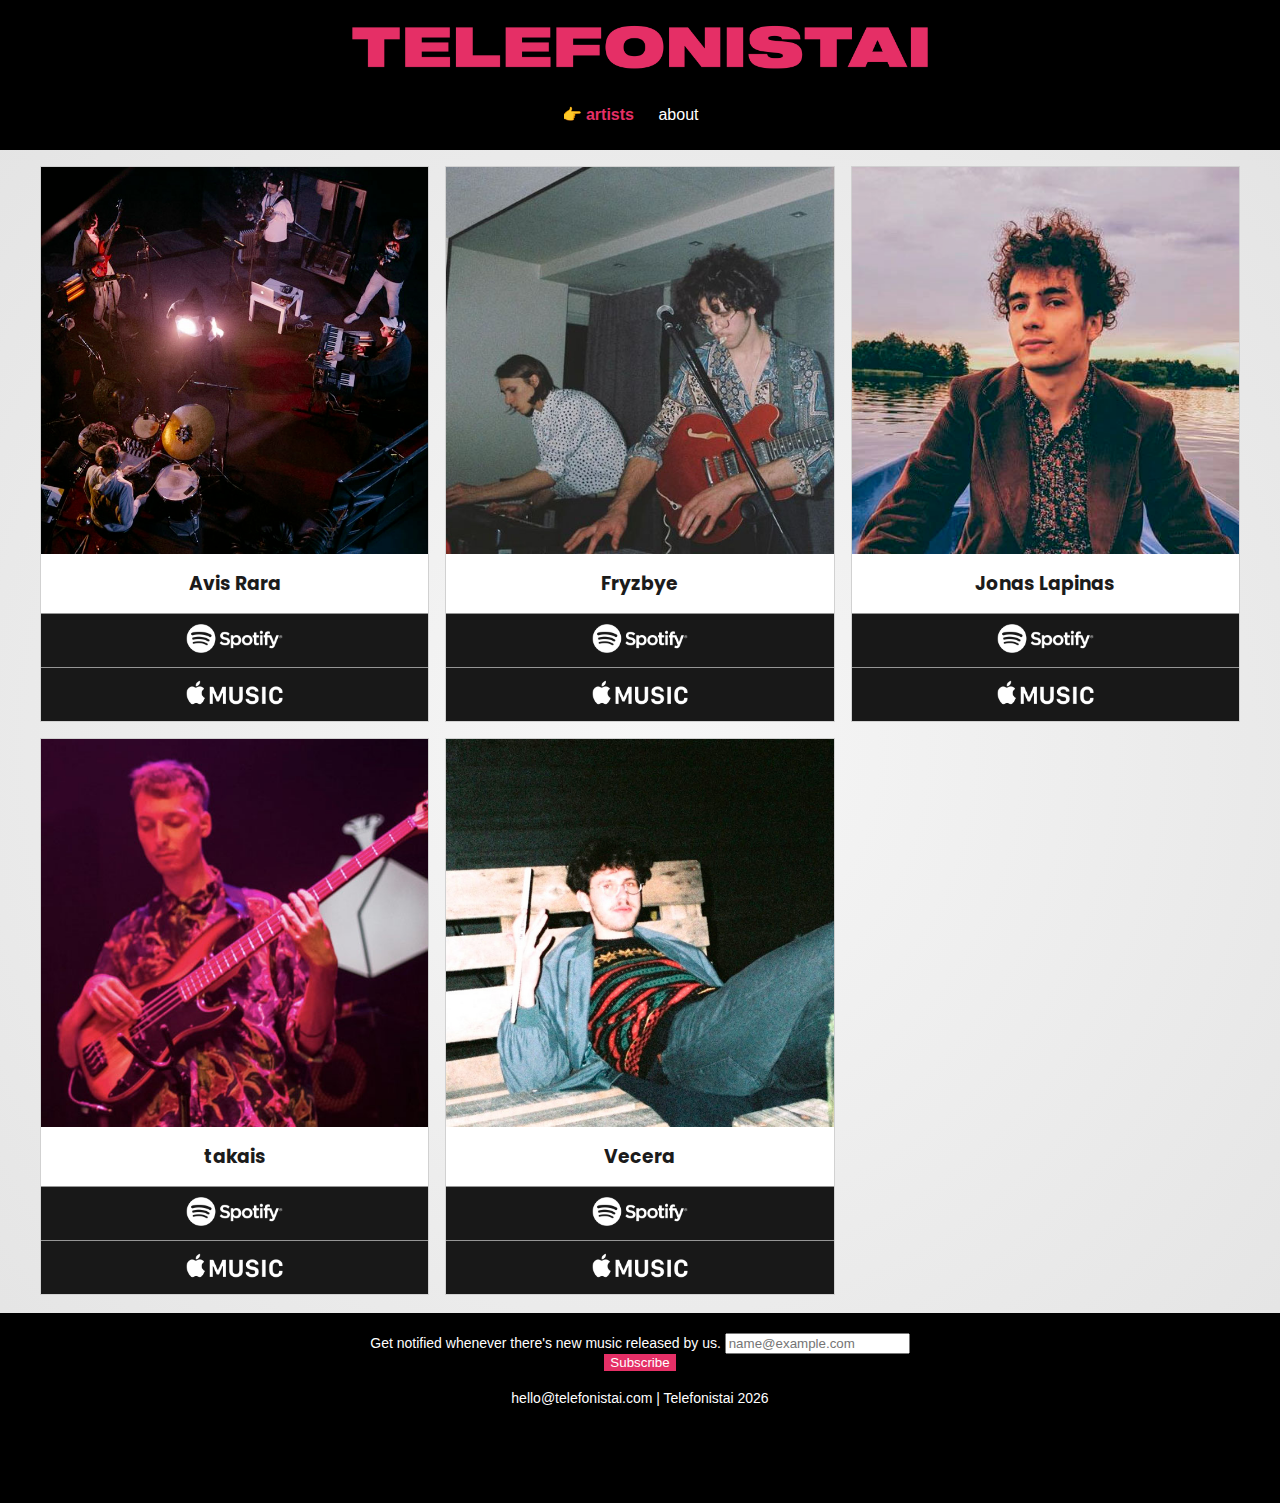
<file: index.html>
<!DOCTYPE html>
<html>
    <head>
        <title>Telefonistai</title>
        <link rel="stylesheet" href="style.css">
        <link rel="preconnect" href="https://fonts.gstatic.com">
        <link href="https://fonts.googleapis.com/css2?family=Poppins:wght@300;400&display=swap" rel="stylesheet">
        <meta name="viewport" content="width=device-width, initial-scale=1">
        <link rel="icon" type="image/png" href="img/icon-196x196.png">
        
        <link href="//cdn-images.mailchimp.com/embedcode/horizontal-slim-10_7.css" rel="stylesheet" type="text/css">
        <style type="text/css">
            #mc_embed_signup{background:#000; clear:left; font:14px Helvetica,Arial,sans-serif; color: white; width:100%;}
            /* Add your own Mailchimp form style overrides in your site stylesheet or in this style block.
               We recommend moving this block and the preceding CSS link to the HEAD of your HTML file. */
        </style>

<meta name="facebook-domain-verification" content="uw2cl8skxanfyj7td7nhxbg5m57ocj" />
<!-- Global site tag (gtag.js) - Google Analytics -->
<script async src="https://www.googletagmanager.com/gtag/js?id=G-JH9L031XLX"></script>
<script>
  window.dataLayer = window.dataLayer || [];
  function gtag(){dataLayer.push(arguments);}
  gtag('js', new Date());

  gtag('config', 'G-JH9L031XLX');
</script>

    </head>
    <body>
        <div id="container">

            <div id="header">
                <img src="img/telefonistai.png" alt="Telefonistai" onContextMenu="return false;"></img>
                <div id="nav">
                    <ul>
                        <li><a class ="selected" href="">👉 artists</a></li>
                        <li><a href="about.html">about</a></li>
                        <!-- <li><a target="_blank" href="">spotify</a></li> -->
                    </ul>
                </div>

            </div>

            <div id="contentbox">
                <div id="content">
                    <div id="main">

                        <div id="artists">
                            <div id="artistbox">
                                <img src="img/artist/avrr_artist.jpg" alt="Avis Rara"></img>
                                <h3>Avis Rara</h3>
                                <a target="_blank" href="https://open.spotify.com/artist/4KPyA20FYxSSCT95VJ210s?si=LP5Vl0zjTmuJ43ptAan61w&dl_branch=1"><img src="img/spotify_logo.png" class="imglink" alt="Listen on Spotify"></img></a>
                                <a target="_blank" href="https://music.apple.com/lt/artist/avis-rara/1402177222"><img src="img/itunes_logo.png" class="imglink" alt="Listen on Apple Music"></img></a>
                            </div>
                            <div id="artistbox">
                                <img src="img/artist/fryzbye_artist.jpeg" alt="fryzbye"></img>
                                <h3>Fryzbye</h3>
                                <a target="_blank" href="https://open.spotify.com/artist/5oKnIIkNdoMXap6oRbL5ei?si=f0ec4f4dc06441c0"><img src="img/spotify_logo.png" class="imglink" alt="Listen on Spotify"></img></a>
                                <a target="_blank" href="https://music.apple.com/lt/artist/fryzbye/1448047933"><img src="img/itunes_logo.png" class="imglink" alt="Listen on Apple Music"></img></a>
                            </div>
                            <div id="artistbox">
                                <img src="img/artist/jonaslapinas_artist.jpg" alt="Jonas Lapinas"></img>
                                <h3>Jonas Lapinas</h3>
                                <a target="_blank" href="https://open.spotify.com/artist/22XC27PJWDPjFAEe9wwrSC?si=cw82Tje7ScGwfm0aNobAxg"><img src="img/spotify_logo.png" class="imglink" alt="Listen on Spotify"></img></a>
                                <a target="_blank" href="https://music.apple.com/us/artist/jonas-lapinas/1331582624"><img src="img/itunes_logo.png" class="imglink" alt="Listen on Apple Music"></img></a>
                            </div>
                            <!-- <div id="artistbox">
                                <img src="img/artist/nodding.jpg" alt="Nodding"></img>
                                <h3>Nodding</h3>
                                <a target="_blank" href="https://open.spotify.com/artist/22XC27PJWDPjFAEe9wwrSC?si=cw82Tje7ScGwfm0aNobAxg"><img src="img/spotify_logo.png" class="imglink" alt="Listen on Spotify"></img></a>
                                <a target="_blank" href="https://music.apple.com/us/artist/jonas-lapinas/1331582624"><img src="img/itunes_logo.png" class="imglink" alt="Listen on Apple Music"></img></a> 
                            </div> -->
                            <div id="artistbox">
                                <img src="img/artist/takais_artist.jpg" alt="takais"></img>
                                <h3>takais</h3>
                                <a target="_blank" href="https://open.spotify.com/artist/7kyvuLXhkl0WzSzZ0VW00l?si=8d7afecfabcc4202"><img src="img/spotify_logo.png" class="imglink" alt="Listen on Spotify"></img></a>
                                <a target="_blank" href="https://music.apple.com/lt/artist/takais/1462334288"><img src="img/itunes_logo.png" class="imglink" alt="Listen on Apple Music"></img></a>
                            </div>
                            <div id="artistbox">
                                <img src="img/artist/vecera_artist.jpg" alt="Vecera"></img>
                                <h3>Vecera</h3>
                                <a target="_blank" href="https://open.spotify.com/artist/401gNM3vL2Bq03NZe8PBT7?si=1245cf9f665348b6"><img src="img/spotify_logo.png" class="imglink" alt="Listen on Spotify"></img></a>
                                <a target="_blank" href="https://music.apple.com/lt/artist/vecera/1448047941"><img src="img/itunes_logo.png" class="imglink" alt="Listen on Apple Music"></img></a>
                            </div>
                        </div><br/>  

                    </div>
                </div>
            </div>


            <div id="footer">

                <!-- Begin Mailchimp Signup Form -->
                <div id="mc_embed_signup">
                <form action="https://telefonistai.us6.list-manage.com/subscribe/post?u=fb6352bebbf84c413977783dd&amp;id=9e9f605664" method="post" id="mc-embedded-subscribe-form" name="mc-embedded-subscribe-form" class="validate" target="_blank" novalidate>
                    <div id="mc_embed_signup_scroll">
                        <label for="mce-EMAIL">Get notified whenever there's new music released by us.</label>
                        <input type="email" value="" name="EMAIL" class="email" id="mce-EMAIL" placeholder="name@example.com" required>
                        <!-- real people should not fill this in and expect good things - do not remove this or risk form bot signups-->
                        <div style="position: absolute; left: -5000px;" aria-hidden="true"><input type="text" name="b_fb6352bebbf84c413977783dd_9e9f605664" tabindex="-1" value=""></div>
                        <div class="clear"><input type="submit" value="Subscribe" name="subscribe" id="mc-embedded-subscribe" class="button"></div>
                        </div>
                </form>
                </div>

                <!--End mc_embed_signup-->


                <br/>hello@telefonistai.com | 
                <!-- Copyright &copy; -->Telefonistai <script>document.write(new Date().getFullYear())</script>



            </div>

        </div>
    </body>
</html>
</file>
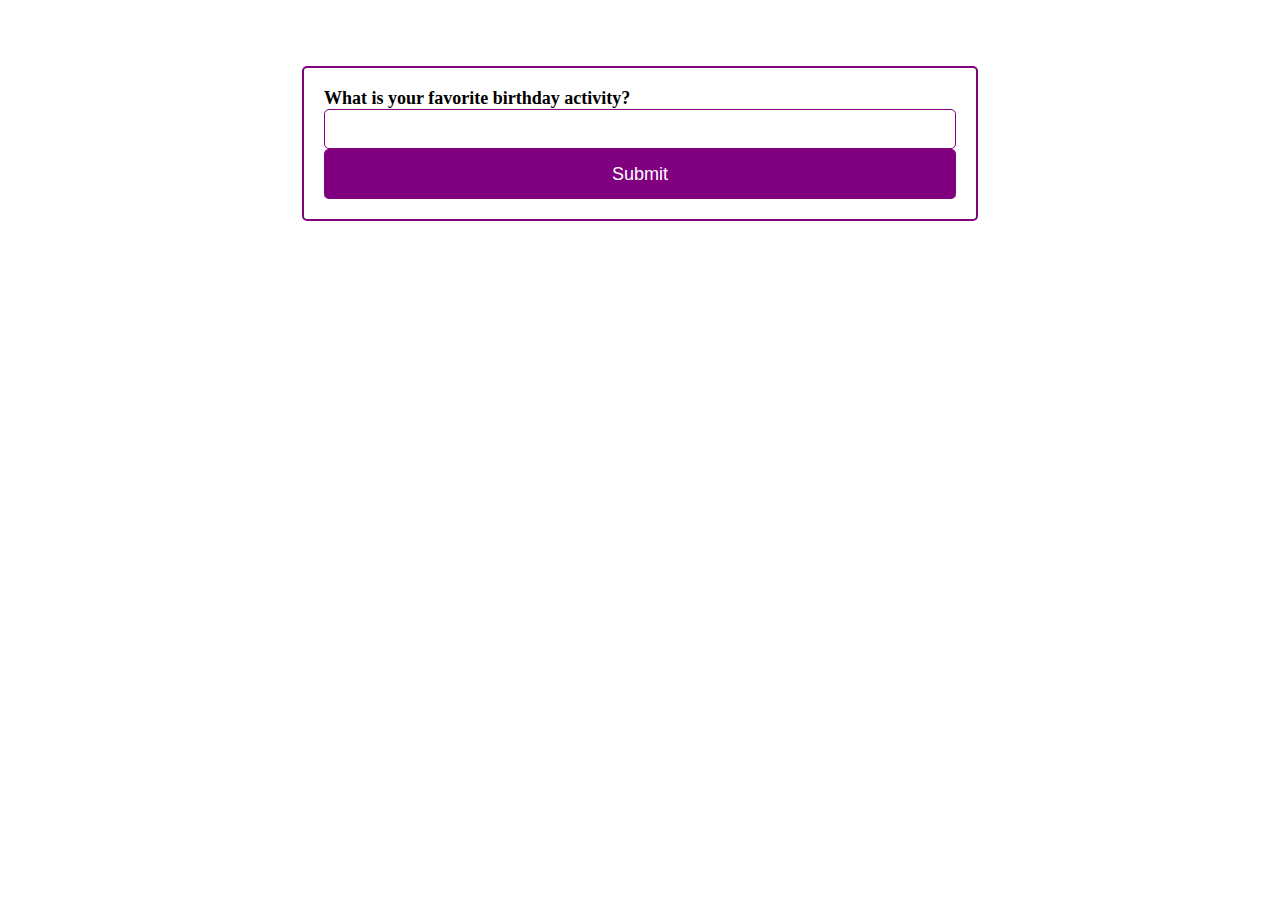
<file: andriaus-gimtadienis/index.html>
<html>
<head>
  <style>
    body {
      background-image: url('https://images.unsplash.com/photo-1521587760476-6c12a4b040da?ixlib=rb-4.0.3&ixid=MnwxMjA3fDB8MHxwaG90by1wYWdlfHx8fGVufDB8fHx8&auto=format&fit=crop&w=3540&q=80');
      background-size: cover;
    }
    h1 {
      color: white;
      text-align: center;
    }
    form {
      background-color: white;
      border: 2px solid purple;
      border-radius: 5px;
      padding: 20px;
      width: 50%;
      margin: 0 auto;
    }
    label {
      font-size: 18px;
      font-weight: bold;
    }
    input[type="text"] {
      width: 100%;
      height: 40px;
      font-size: 18px;
      border: 1px solid purple;
      border-radius: 5px;
      padding: 0 10px;
    }
    input[type="submit"] {
      width: 100%;
      height: 50px;
      font-size: 18px;
      background-color: purple;
      color: white;
      border: none;
      border-radius: 5px;
    }
    input[type="submit"]:hover {
      cursor: pointer;
      background-color: pink;
    }
  </style>
</head>
<body>
  <h1>Happy Birthday!</h1>

  <form action="nextpage.html">
    <label for="question">What is your favorite birthday activity?</label><br>
    <input type="text" id="question" name="question"><br>
    <input type="submit" value="Submit">
  </form> 
</body>
</html>
</file>
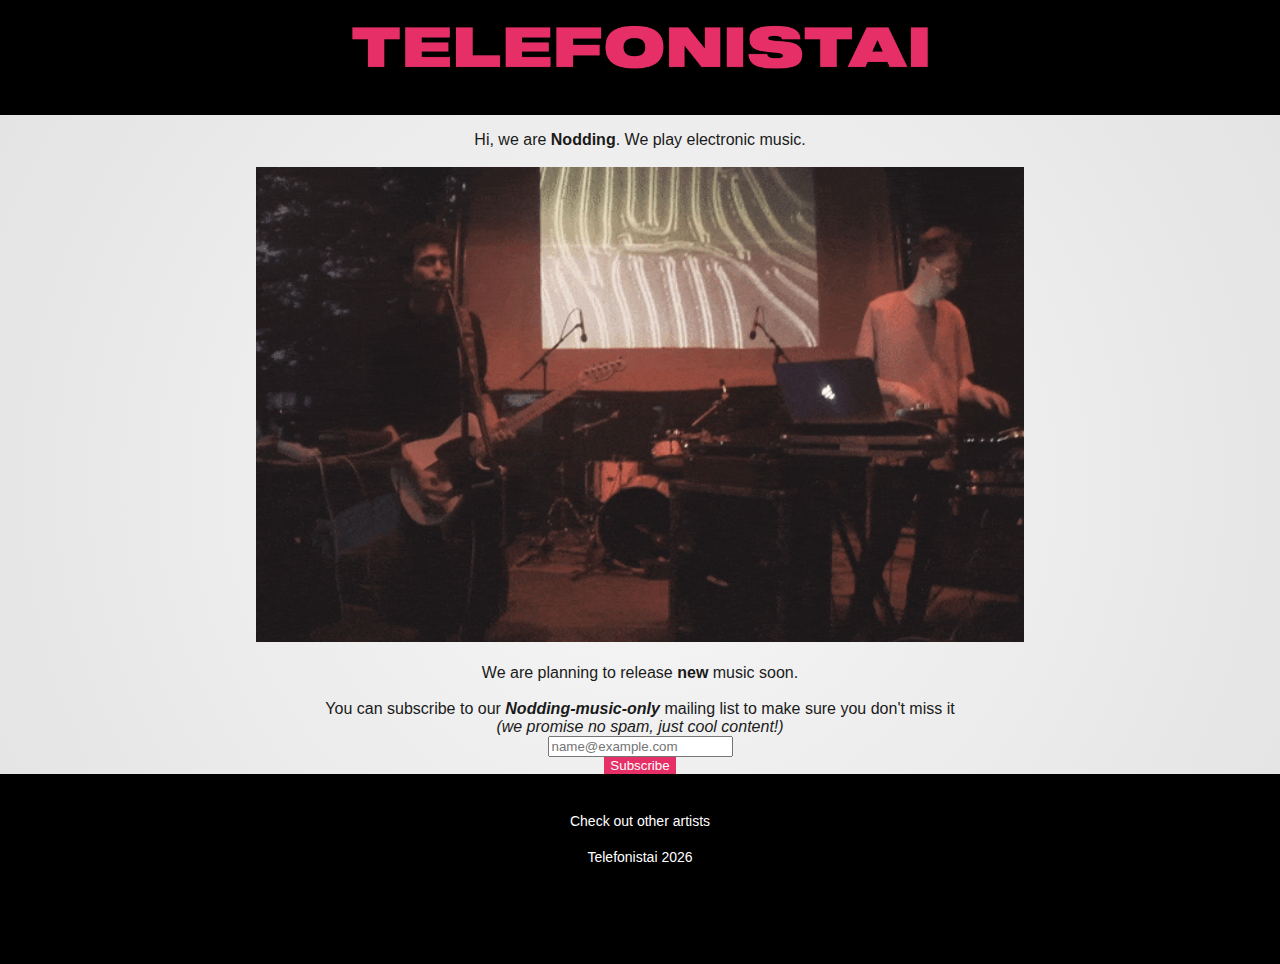
<file: nodding.html>
<!DOCTYPE html>
<html>
    <head>
        <title>Telefonistai</title>
        <link rel="stylesheet" href="style.css">
        <link rel="preconnect" href="https://fonts.gstatic.com">
        <link href="https://fonts.googleapis.com/css2?family=Dela+Gothic+One&display=swap" rel="stylesheet">
        <meta name="viewport" content="width=device-width, initial-scale=1">
        <link rel="icon" type="image/png" href="img/icon-196x196.png">

        <link href="//cdn-images.mailchimp.com/embedcode/classic-10_7.css" rel="stylesheet" type="text/css">
        <style type="text/css">
            #mc_embed_signup{clear:left; font:14px Helvetica,Arial,sans-serif; color: white; width:100%; display:block; margin:auto; text-align:center;}
            /* Add your own Mailchimp form style overrides in your site stylesheet or in this style block.
               We recommend moving this block and the preceding CSS link to the HEAD of your HTML file. */
        </style>


    </head>
    <body>
        <div id="container">

            <div id="header">
                <img src="img/telefonistai.png" alt="Telefonistai" onContextMenu="return false;"></img>
                <div id="nav">
                    <ul>
  <!--                   <li><a href="index.html">artists</a></li>
                        <li><a href="about.html">about</a></li>  
                        <li><a class ="selected" href="">👉 nodding</a></li>--> 
                        <!-- <li><a target="_blank" href="">spotify</a></li> -->
                    </ul>
                </div>

            </div>

            <div id="contentboxnodding">
                <div id="content">
                    <div id="main">
                        Hi, we are <b>Nodding</b>. We play electronic music. <br/><br/>
                        <img src="img/artist/nodding_gif.gif" alt="Nodding" onContextMenu="return false;" width="100%"></img><br/><br/>
                        We are planning to release <b>new </b>music soon.<br/><br/> You can subscribe to our <b><i>Nodding-music-only</b></i> mailing list to make sure you don't miss it<br/>
                        <i>(we promise no spam, just cool content!)</i>
    
                <!-- Begin Mailchimp Signup Form -->
                    <div id="mc_embed_signup">
                    <form action="https://telefonistai.us6.list-manage.com/subscribe/post?u=fb6352bebbf84c413977783dd&amp;id=9e9f605664" method="post" id="mc-embedded-subscribe-form" name="mc-embedded-subscribe-form" class="validate" target="_blank" novalidate>
                        <div id="mc_embed_signup_scroll">
                        
                    <div class="mc-field-group">
                        <input type="email" value="" name="EMAIL" class="email" id="mce-EMAIL" placeholder="name@example.com" required>
                    </div>
                    <div class="mc-field-group input-group" style="display:none">
                        <strong>Musicians </strong>
                        <ul><li><input type="checkbox" value="1" name="group[53390][1]" id="mce-group[53390]-53390-0" checked><label for="mce-group[53390]-53390-0">Nodding</label></li>
                    <li><input type="checkbox" value="2" name="group[53390][2]" id="mce-group[53390]-53390-1"><label for="mce-group[53390]-53390-1">Telefonistai</label></li>
                    </ul>
                    </div>
                        <div id="mce-responses" class="clear">
                            <div class="response" id="mce-error-response" style="display:none"></div>
                            <div class="response" id="mce-success-response" style="display:none"></div>
                        </div>    <!-- real people should not fill this in and expect good things - do not remove this or risk form bot signups-->
                            <div style="position: absolute; left: -5000px;" aria-hidden="true"><input type="text" name="b_fb6352bebbf84c413977783dd_9e9f605664" tabindex="-1" value=""></div>
                            <div class="clear"><input type="submit" value="Subscribe" name="subscribe" id="mc-embedded-subscribe" class="button" style="float: none"></div>
                        </div>
                    </form>
                    </div>
                <script type='text/javascript' src='//s3.amazonaws.com/downloads.mailchimp.com/js/mc-validate.js'></script><script type='text/javascript'>(function($) {window.fnames = new Array(); window.ftypes = new Array();fnames[0]='EMAIL';ftypes[0]='email';}(jQuery));var $mcj = jQuery.noConflict(true);</script>
                <!--End mc_embed_signup-->
                    </div>
                </div>
            </div>


            <div id="footer">


    

                    <br/><a href="https://telefonistai.com">Check out other artists</a> <br/><br/>
                    <!-- Copyright &copy; -->Telefonistai <script>document.write(new Date().getFullYear())</script>
    


            </div>

        </div>
    </body>
</html>
</file>
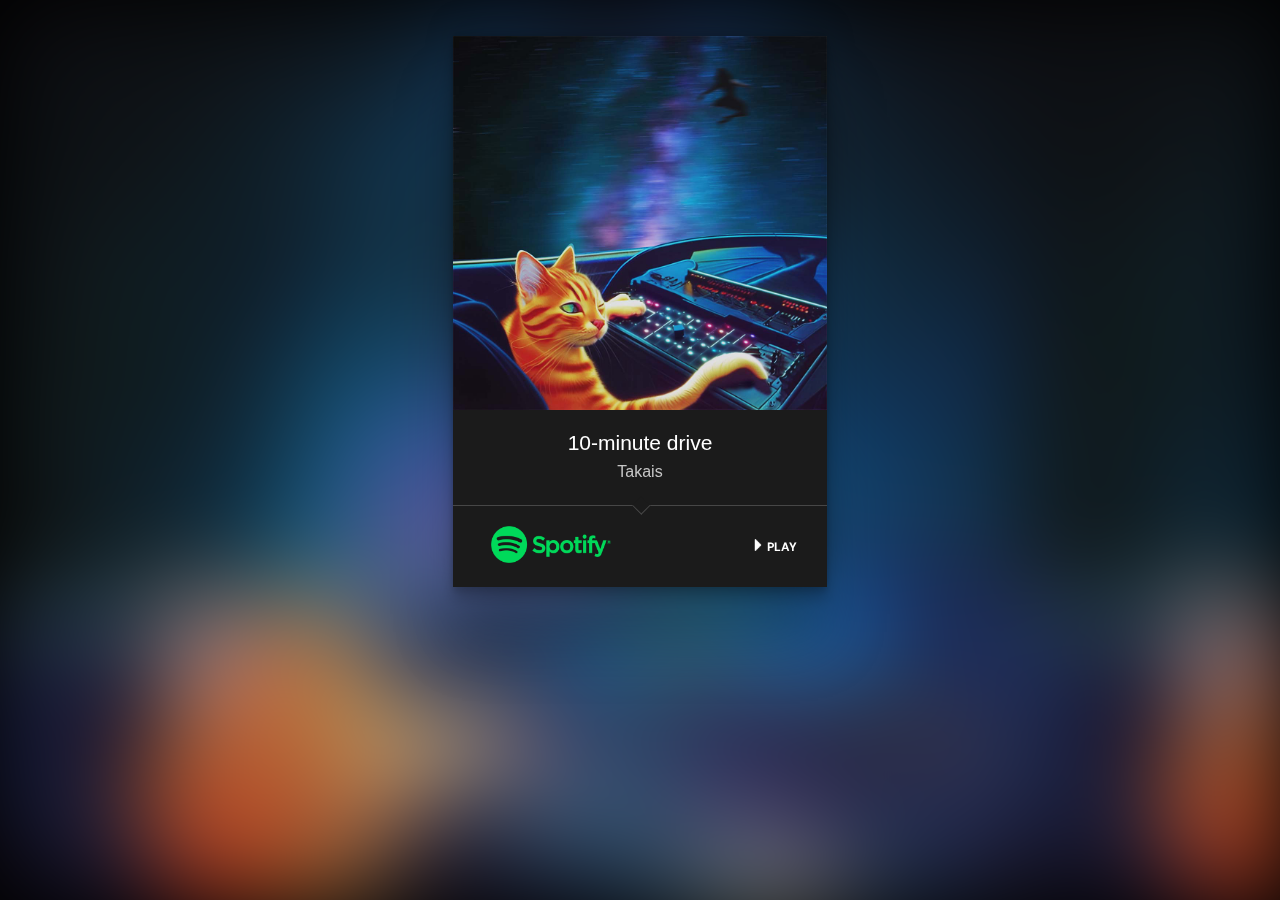
<file: takais-10-minute-drive.html>
<!DOCTYPE html>
<html>
    <head>
        <title>Listen to "10-minute drive" on Spotify</title>
        <link rel="stylesheet" href="landing.css">
        <link rel="preconnect" href="https://fonts.gstatic.com">
        <link href="https://fonts.googleapis.com/css2?family=DM+Sans:wght@400;500;700&display=swap" rel="stylesheet">
                <link rel="icon" type="image/png" href="img/icon-196x196.png">
        
        <style type="text/css">
            #mc_embed_signup{background:#000; clear:left; font:14px Helvetica,Arial,sans-serif; color: white; width:100%;}
            /* Add your own Mailchimp form style overrides in your site stylesheet or in this style block.
               We recommend moving this block and the preceding CSS link to the HEAD of your HTML file. */
        </style>

<!-- Facebook Pixel Code -->
<script>
    !function(f,b,e,v,n,t,s)
    {if(f.fbq)return;n=f.fbq=function(){n.callMethod?
    n.callMethod.apply(n,arguments):n.queue.push(arguments)};
    if(!f._fbq)f._fbq=n;n.push=n;n.loaded=!0;n.version='2.0';
    n.queue=[];t=b.createElement(e);t.async=!0;
    t.src=v;s=b.getElementsByTagName(e)[0];
    s.parentNode.insertBefore(t,s)}(window, document,'script',
    'https://connect.facebook.net/en_US/fbevents.js');
    fbq('init', '234155064898751');
    fbq('track', 'PageView');
    </script>
    <noscript><img height="1" width="1" style="display:none"
    src="https://www.facebook.com/tr?id=234155064898751&ev=PageView&noscript=1"
    /></noscript>
    <!-- End Facebook Pixel Code -->    

    <!-- Global site tag (gtag.js) - Google Analytics -->
<script async src="https://www.googletagmanager.com/gtag/js?id=G-JH9L031XLX"></script>
<script>
  window.dataLayer = window.dataLayer || [];
  function gtag(){dataLayer.push(arguments);}
  gtag('js', new Date());

  gtag('config', 'G-JH9L031XLX');
</script>

<meta content="width=device-width, initial-scale=1" name="viewport" />

</head>
    <body>
        <div class="bg-image" style="background-image: url(img/releases/takais-10-minute-drive.jpg);"></div>

        <div id="container">
            <div id="landingbox">
		<a href="https://open.spotify.com/track/4b2bZyRmJwsDi6mJlVUCYC?si=293defeff9654ce7">
                    <img class="boxart" src="img/releases/takais-10-minute-drive.jpg"  alt="Takais - 10-minute drive"></img>
                    <h1>10-minute drive</h1>
                    <h2>Takais</h2>
                </a>
                    <div class="btn-wrapper">
                    <a href="https://open.spotify.com/track/4b2bZyRmJwsDi6mJlVUCYC?si=293defeff9654ce7" class="btn-stream">
                        <div class="triangle"></div>
                        <div class="btn-stream">
                            <div class="btn-img"><img src="img/spotify_green_logo.png" alt="Listen on Spotify"></div>
                            <div class="btn-text"><img src="img/icon_triangle.png" width="12px"></img> Play</div>
                        </div>
                    </a>
                    </div>

                    <!--                    <a target="_blank" href="https://music.apple.com/lt/artist/avis-rara/1402177222"><img src="img/itunes_logo.png" class="imglink" alt="Listen on Apple Music"></img></a>
-->         </div>
        </div>

    </body>
</html>
</file>
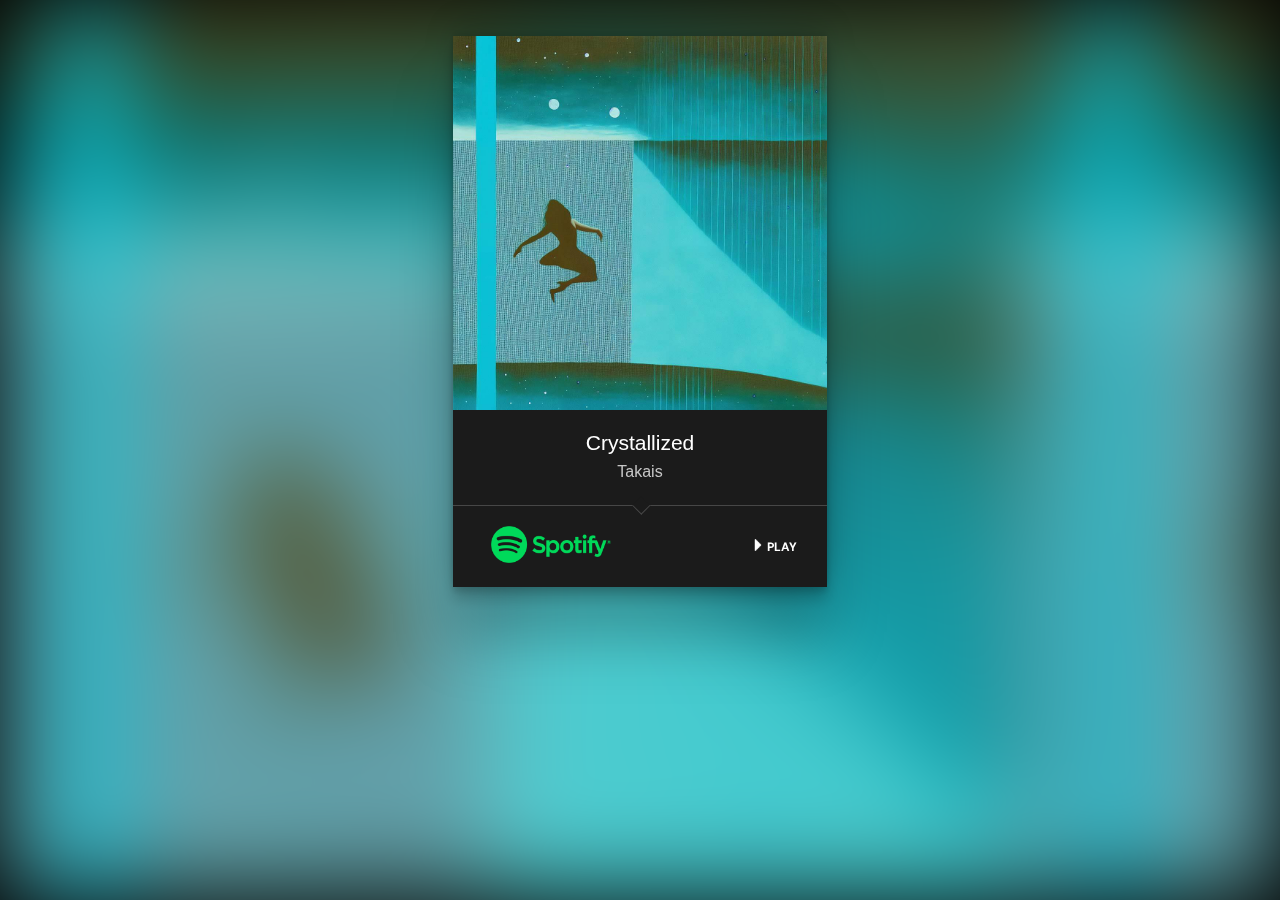
<file: takais-crystallized.html>
<!DOCTYPE html>
<html>
    <head>
        <title>Listen to "Crystallized" on Spotify</title>
        <link rel="stylesheet" href="landing.css">
        <link rel="preconnect" href="https://fonts.gstatic.com">
        <link href="https://fonts.googleapis.com/css2?family=DM+Sans:wght@400;500;700&display=swap" rel="stylesheet">
                <link rel="icon" type="image/png" href="img/icon-196x196.png">
        
        <style type="text/css">
            #mc_embed_signup{background:#000; clear:left; font:14px Helvetica,Arial,sans-serif; color: white; width:100%;}
            /* Add your own Mailchimp form style overrides in your site stylesheet or in this style block.
               We recommend moving this block and the preceding CSS link to the HEAD of your HTML file. */
        </style>

<!-- Facebook Pixel Code -->
<script>
    !function(f,b,e,v,n,t,s)
    {if(f.fbq)return;n=f.fbq=function(){n.callMethod?
    n.callMethod.apply(n,arguments):n.queue.push(arguments)};
    if(!f._fbq)f._fbq=n;n.push=n;n.loaded=!0;n.version='2.0';
    n.queue=[];t=b.createElement(e);t.async=!0;
    t.src=v;s=b.getElementsByTagName(e)[0];
    s.parentNode.insertBefore(t,s)}(window, document,'script',
    'https://connect.facebook.net/en_US/fbevents.js');
    fbq('init', '234155064898751');
    fbq('track', 'PageView');
    </script>
    <noscript><img height="1" width="1" style="display:none"
    src="https://www.facebook.com/tr?id=234155064898751&ev=PageView&noscript=1"
    /></noscript>
    <!-- End Facebook Pixel Code -->    

    <!-- Global site tag (gtag.js) - Google Analytics -->
<script async src="https://www.googletagmanager.com/gtag/js?id=G-JH9L031XLX"></script>
<script>
  window.dataLayer = window.dataLayer || [];
  function gtag(){dataLayer.push(arguments);}
  gtag('js', new Date());

  gtag('config', 'G-JH9L031XLX');
</script>

<meta content="width=device-width, initial-scale=1" name="viewport" />

</head>
    <body>
        <div class="bg-image" style="background-image: url(img/releases/takais-20-minute-drive.jpg);"></div>

        <div id="container">
            <div id="landingbox">
		<a href="https://open.spotify.com/album/3MhCrtnSRtSd3Dt7D5F7U8?si=Xb78HhZ8SoSNlYc_1Re8jg">
                    <img class="boxart" src="img/releases/takais-20-minute-drive.jpg"  alt="Takais - Crystallized"></img>
                    <h1>Crystallized</h1>
                    <h2>Takais</h2>
                </a>
                    <div class="btn-wrapper">
                    <a href="https://open.spotify.com/album/3MhCrtnSRtSd3Dt7D5F7U8?si=Xb78HhZ8SoSNlYc_1Re8jg" class="btn-stream">
                        <div class="triangle"></div>
                        <div class="btn-stream">
                            <div class="btn-img"><img src="img/spotify_green_logo.png" alt="Listen on Spotify"></div>
                            <div class="btn-text"><img src="img/icon_triangle.png" width="12px"></img> Play</div>
                        </div>
                    </a>
                    </div>

                    <!--                    <a target="_blank" href="https://music.apple.com/lt/artist/avis-rara/1402177222"><img src="img/itunes_logo.png" class="imglink" alt="Listen on Apple Music"></img></a>
-->         </div>
        </div>

    </body>
</html>
</file>
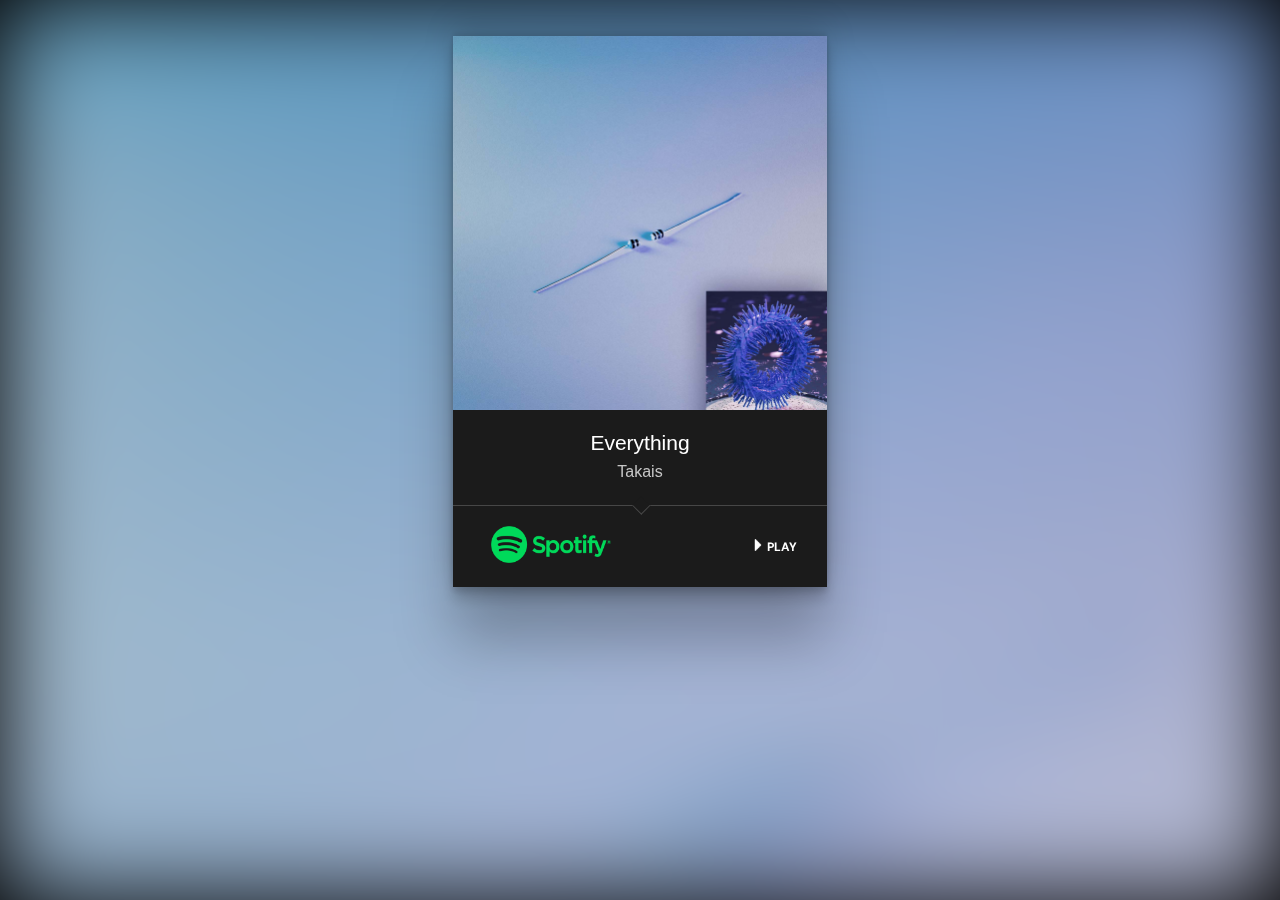
<file: takais-everything.html>
<!DOCTYPE html>
<html>
    <head>
        <title>Listen to "Everything" on Spotify</title>
        <link rel="stylesheet" href="landing.css">
        <link rel="preconnect" href="https://fonts.gstatic.com">
        <link href="https://fonts.googleapis.com/css2?family=DM+Sans:wght@400;500;700&display=swap" rel="stylesheet">
                <link rel="icon" type="image/png" href="img/icon-196x196.png">
        
        <link href="//cdn-images.mailchimp.com/embedcode/horizontal-slim-10_7.css" rel="stylesheet" type="text/css">
        <style type="text/css">
            #mc_embed_signup{background:#000; clear:left; font:14px Helvetica,Arial,sans-serif; color: white; width:100%;}
            /* Add your own Mailchimp form style overrides in your site stylesheet or in this style block.
               We recommend moving this block and the preceding CSS link to the HEAD of your HTML file. */
        </style>

<!-- Facebook Pixel Code -->
<script>
    !function(f,b,e,v,n,t,s)
    {if(f.fbq)return;n=f.fbq=function(){n.callMethod?
    n.callMethod.apply(n,arguments):n.queue.push(arguments)};
    if(!f._fbq)f._fbq=n;n.push=n;n.loaded=!0;n.version='2.0';
    n.queue=[];t=b.createElement(e);t.async=!0;
    t.src=v;s=b.getElementsByTagName(e)[0];
    s.parentNode.insertBefore(t,s)}(window, document,'script',
    'https://connect.facebook.net/en_US/fbevents.js');
    fbq('init', '234155064898751');
    fbq('track', 'PageView');
    </script>
    <noscript><img height="1" width="1" style="display:none"
    src="https://www.facebook.com/tr?id=234155064898751&ev=PageView&noscript=1"
    /></noscript>
    <!-- End Facebook Pixel Code -->    

    <!-- Global site tag (gtag.js) - Google Analytics -->
<script async src="https://www.googletagmanager.com/gtag/js?id=G-JH9L031XLX"></script>
<script>
  window.dataLayer = window.dataLayer || [];
  function gtag(){dataLayer.push(arguments);}
  gtag('js', new Date());

  gtag('config', 'G-JH9L031XLX');
</script>

<meta content="width=device-width, initial-scale=1" name="viewport" />

</head>
    <body>
        <div class="bg-image" style="background-image: url(img/releases/takais-resistance.jpg);"></div>

        <div id="container">
            <div id="landingbox">
                    <img class="boxart"src="img/releases/takais-resistance_fromAd.jpg"  alt="Takais - Everything"></img>
                    <h1>Everything</h1>
                    <h2>Takais</h2>
                
                    <div class="btn-wrapper">
                    <a href="https://open.spotify.com/track/0Mb3Qxe8UfWB2eWMMQADqJ?si=f6ed6e19ec8b4014" class="btn-stream">
                        <div class="triangle"></div>
                        <div class="btn-stream">
                            <div class="btn-img"><img src="img/spotify_green_logo.png" alt="Listen on Spotify"></div>
                            <div class="btn-text"><img src="img/icon_triangle.png" width="12px"></img> Play</div>
                        </div>
                    </a>
                    </div>

                    <!--                    <a target="_blank" href="https://music.apple.com/lt/artist/avis-rara/1402177222"><img src="img/itunes_logo.png" class="imglink" alt="Listen on Apple Music"></img></a>
-->         </div>
        </div>

    </body>
</html>
</file>
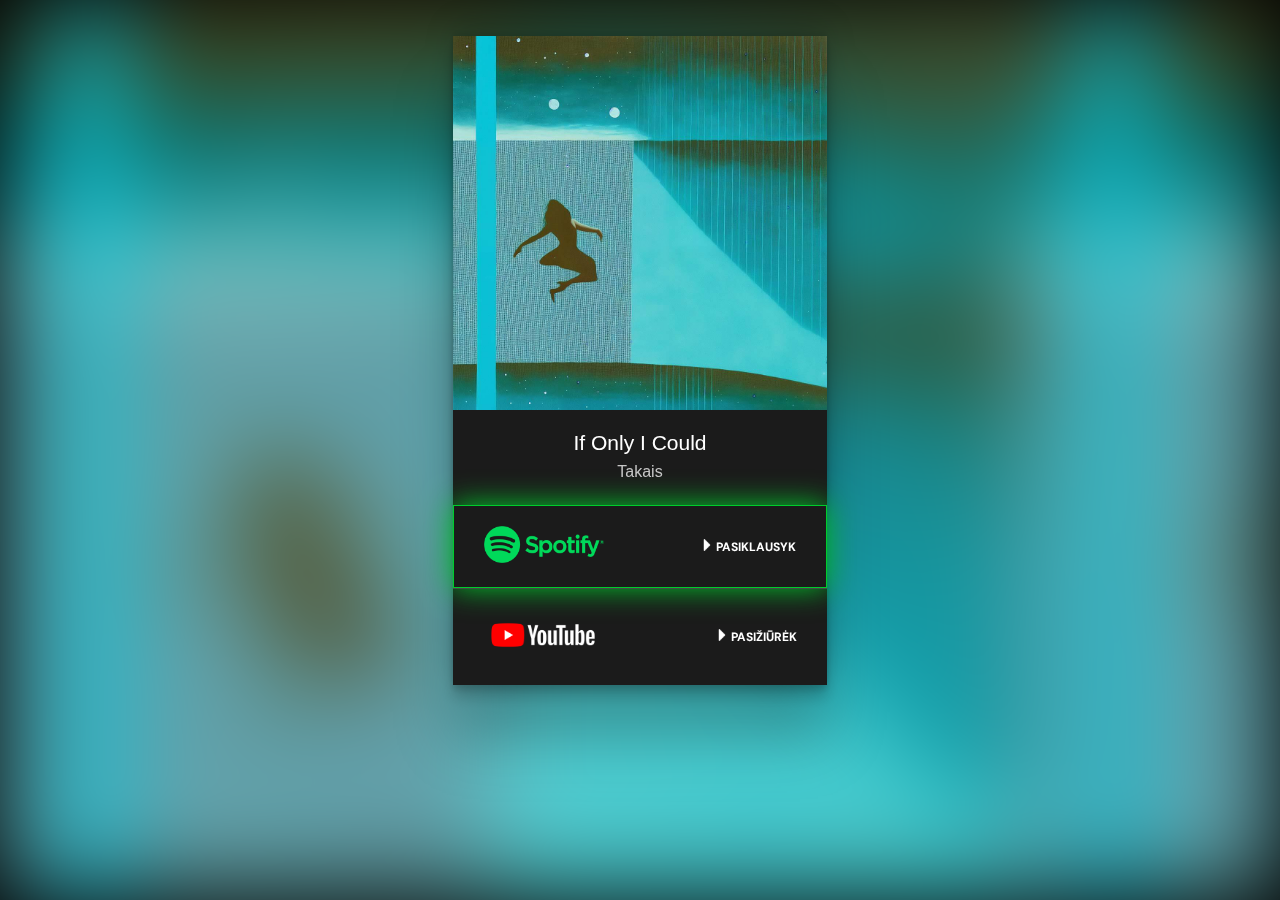
<file: takais-if-only-i-could-lt.html>
<!DOCTYPE html>
<html>
    <head>
        <title>Listen to "If Only I Could" on Spotify</title>
        <link rel="stylesheet" href="landing.css">
        <link rel="preconnect" href="https://fonts.gstatic.com">
        <link href="https://fonts.googleapis.com/css2?family=DM+Sans:wght@400;500;700&display=swap" rel="stylesheet">
                <link rel="icon" type="image/png" href="img/icon-196x196.png">
        
        <style type="text/css">
            #mc_embed_signup{background:#000; clear:left; font:14px Helvetica,Arial,sans-serif; color: white; width:100%;}
            /* Add your own Mailchimp form style overrides in your site stylesheet or in this style block.
               We recommend moving this block and the preceding CSS link to the HEAD of your HTML file. */
        </style>
<!-- Google Tag Manager -->
<script>(function(w,d,s,l,i){w[l]=w[l]||[];w[l].push({'gtm.start':
    new Date().getTime(),event:'gtm.js'});var f=d.getElementsByTagName(s)[0],
    j=d.createElement(s),dl=l!='dataLayer'?'&l='+l:'';j.async=true;j.src=
    'https://www.googletagmanager.com/gtm.js?id='+i+dl;f.parentNode.insertBefore(j,f);
    })(window,document,'script','dataLayer','GTM-WRZ8J4P');</script>
    <!-- End Google Tag Manager -->
<!-- Facebook Pixel Code -->
<script>
    !function(f,b,e,v,n,t,s)
    {if(f.fbq)return;n=f.fbq=function(){n.callMethod?
    n.callMethod.apply(n,arguments):n.queue.push(arguments)};
    if(!f._fbq)f._fbq=n;n.push=n;n.loaded=!0;n.version='2.0';
    n.queue=[];t=b.createElement(e);t.async=!0;
    t.src=v;s=b.getElementsByTagName(e)[0];
    s.parentNode.insertBefore(t,s)}(window, document,'script',
    'https://connect.facebook.net/en_US/fbevents.js');
    fbq('init', '234155064898751');
    fbq('track', 'PageView');
    </script>
    <noscript><img height="1" width="1" style="display:none"
    src="https://www.facebook.com/tr?id=234155064898751&ev=PageView&noscript=1"
    /></noscript>
    <!-- End Facebook Pixel Code -->    

    <!-- Global site tag (gtag.js) - Google Analytics -->
<script async src="https://www.googletagmanager.com/gtag/js?id=G-JH9L031XLX"></script>
<script>
  window.dataLayer = window.dataLayer || [];
  function gtag(){dataLayer.push(arguments);}
  gtag('js', new Date());

  gtag('config', 'G-JH9L031XLX');
</script>

<meta content="width=device-width, initial-scale=1" name="viewport" />

</head>
    <body>
        <!-- Google Tag Manager (noscript) -->
<noscript><iframe src="https://www.googletagmanager.com/ns.html?id=GTM-WRZ8J4P"
    height="0" width="0" style="display:none;visibility:hidden"></iframe></noscript>
    <!-- End Google Tag Manager (noscript) -->

        <div class="bg-image" style="background-image: url(img/releases/takais-20-minute-drive.jpg);"></div>

        <div id="container">
            <div id="landingbox">
		<a href="https://open.spotify.com/album/3MhCrtnSRtSd3Dt7D5F7U8?si=Xb78HhZ8SoSNlYc_1Re8jg">
                    <img class="boxart" src="img/releases/takais-20-minute-drive.jpg"  alt="Takais - If Only I Could"></img>
                    <h1>If Only I Could</h1>
                    <h2>Takais</h2>
                </a>
                    <div class="btn-wrapper glow play-spotify">
                    <a href="https://open.spotify.com/playlist/3OkAkpvgTlggehrAH4f66u?si=b524cd6028864609" class="btn-stream">
                        <div class="btn-stream">
                            <div class="btn-img"><img src="img/spotify_green_logo.png" alt="Listen on Spotify"></div>
                            <div class="btn-text"><img src="img/icon_triangle.png" width="12px"></img> pasiklausyk</div>
                        </div>
                    </a>
                    </div>
                    <div class="btn-wrapper play-youtube">
                        <a href="https://youtu.be/MRDW5zWXEyo" class="btn-stream">
                            <div class="btn-stream">
                                <div class="btn-img"><img src="img/youtube_logo.png" alt="Watch on YouTube"></div>
                                <div class="btn-text"><img src="img/icon_triangle.png" width="12px"></img> pasižiūrėk</div>
                            </div>
                        </a>
                        </div>
    
                    <!-- <a target="_blank" href="https://music.apple.com/lt/artist/avis-rara/1402177222"><img src="img/itunes_logo.png" class="imglink" alt="Listen on Apple Music"></img></a>
-->         </div>
        </div>

    </body>
</html>
</file>
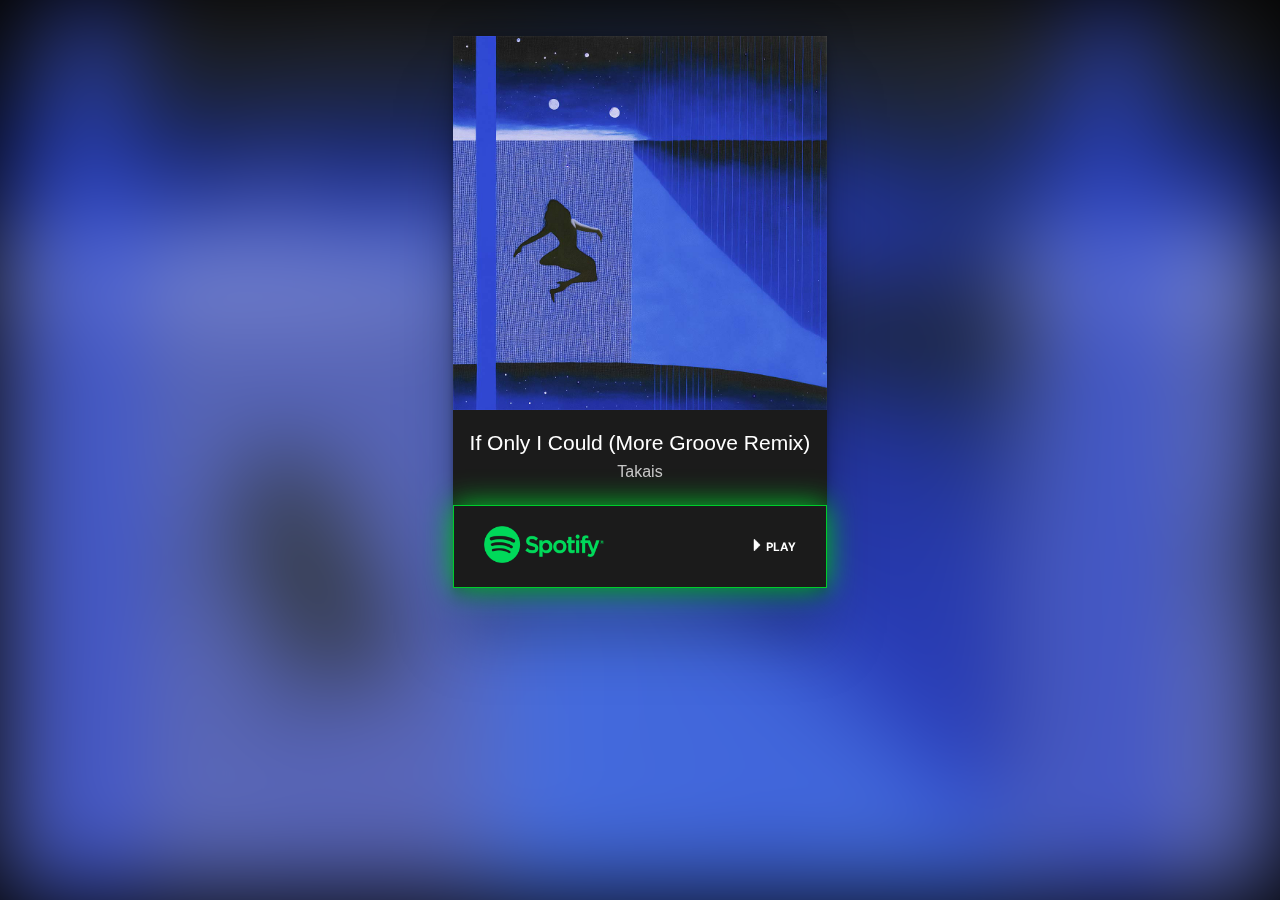
<file: takais-if-only-i-could-remix.html>
<!DOCTYPE html>
<html>
    <head>
        <title>Listen to "If Only I Could (More Groove Remix)" on Spotify</title>
        <link rel="stylesheet" href="landing.css">
        <link rel="preconnect" href="https://fonts.gstatic.com">
        <link href="https://fonts.googleapis.com/css2?family=DM+Sans:wght@400;500;700&display=swap" rel="stylesheet">
                <link rel="icon" type="image/png" href="img/icon-196x196.png">
        
        <style type="text/css">
            #mc_embed_signup{background:#000; clear:left; font:14px Helvetica,Arial,sans-serif; color: white; width:100%;}
            /* Add your own Mailchimp form style overrides in your site stylesheet or in this style block.
               We recommend moving this block and the preceding CSS link to the HEAD of your HTML file. */
        </style>
<!-- Google Tag Manager -->
<script>(function(w,d,s,l,i){w[l]=w[l]||[];w[l].push({'gtm.start':
    new Date().getTime(),event:'gtm.js'});var f=d.getElementsByTagName(s)[0],
    j=d.createElement(s),dl=l!='dataLayer'?'&l='+l:'';j.async=true;j.src=
    'https://www.googletagmanager.com/gtm.js?id='+i+dl;f.parentNode.insertBefore(j,f);
    })(window,document,'script','dataLayer','GTM-WRZ8J4P');</script>
    <!-- End Google Tag Manager -->
<!-- Facebook Pixel Code -->
<script>
    !function(f,b,e,v,n,t,s)
    {if(f.fbq)return;n=f.fbq=function(){n.callMethod?
    n.callMethod.apply(n,arguments):n.queue.push(arguments)};
    if(!f._fbq)f._fbq=n;n.push=n;n.loaded=!0;n.version='2.0';
    n.queue=[];t=b.createElement(e);t.async=!0;
    t.src=v;s=b.getElementsByTagName(e)[0];
    s.parentNode.insertBefore(t,s)}(window, document,'script',
    'https://connect.facebook.net/en_US/fbevents.js');
    fbq('init', '234155064898751');
    fbq('track', 'PageView');
    </script>
    <noscript><img height="1" width="1" style="display:none"
    src="https://www.facebook.com/tr?id=234155064898751&ev=PageView&noscript=1"
    /></noscript>
    <!-- End Facebook Pixel Code -->    

    <!-- Global site tag (gtag.js) - Google Analytics -->
<script async src="https://www.googletagmanager.com/gtag/js?id=G-JH9L031XLX"></script>
<script>
  window.dataLayer = window.dataLayer || [];
  function gtag(){dataLayer.push(arguments);}
  gtag('js', new Date());

  gtag('config', 'G-JH9L031XLX');
</script>

<meta content="width=device-width, initial-scale=1" name="viewport" />

</head>
    <body>
        <!-- Google Tag Manager (noscript) -->
<noscript><iframe src="https://www.googletagmanager.com/ns.html?id=GTM-WRZ8J4P"
    height="0" width="0" style="display:none;visibility:hidden"></iframe></noscript>
    <!-- End Google Tag Manager (noscript) -->

        <div class="bg-image" style="background-image: url(img/releases/takais-remixes.jpg);"></div>

        <div id="container">
            <div id="landingbox">
		<a href="https://open.spotify.com/track/0X15D18XHgHdCeClyB7EVg?si=4f86a93835544b3c">
                    <img class="boxart" src="img/releases/takais-remixes.jpg"  alt="Takais - If Only I Could (More Groove Remix)"></img>
                    <h1>If Only I Could (More Groove Remix)</h1>
                    <h2>Takais</h2>
                </a>
                    <div class="btn-wrapper glow play-spotify">
                    <a href="https://open.spotify.com/track/0X15D18XHgHdCeClyB7EVg?si=4f86a93835544b3c" class="btn-stream">
                        <div class="btn-stream">
                            <div class="btn-img"><img src="img/spotify_green_logo.png" alt="Listen on Spotify"></div>
                            <div class="btn-text"><img src="img/icon_triangle.png" width="12px"></img> play</div>
                        </div>
                    </a>
                    </div>

    
                    <!-- <a target="_blank" href="https://music.apple.com/lt/artist/avis-rara/1402177222"><img src="img/itunes_logo.png" class="imglink" alt="Listen on Apple Music"></img></a>
-->         </div>
        </div>

    </body>
</html>
</file>
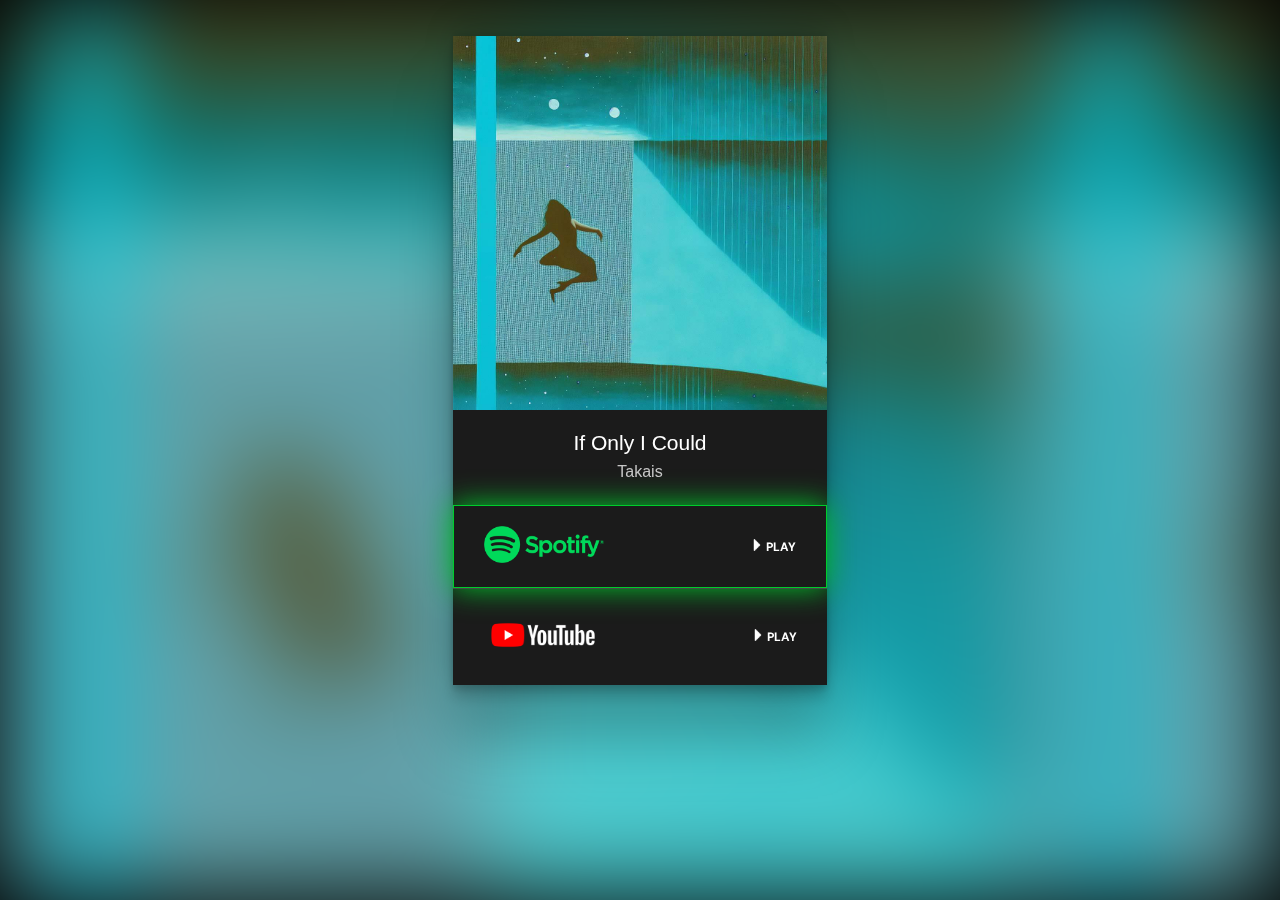
<file: takais-if-only-i-could.html>
<!DOCTYPE html>
<html>
    <head>
        <title>Listen to "If Only I Could" on Spotify</title>
        <link rel="stylesheet" href="landing.css">
        <link rel="preconnect" href="https://fonts.gstatic.com">
        <link href="https://fonts.googleapis.com/css2?family=DM+Sans:wght@400;500;700&display=swap" rel="stylesheet">
                <link rel="icon" type="image/png" href="img/icon-196x196.png">
        
        <style type="text/css">
            #mc_embed_signup{background:#000; clear:left; font:14px Helvetica,Arial,sans-serif; color: white; width:100%;}
            /* Add your own Mailchimp form style overrides in your site stylesheet or in this style block.
               We recommend moving this block and the preceding CSS link to the HEAD of your HTML file. */
        </style>
<!-- Google Tag Manager -->
<script>(function(w,d,s,l,i){w[l]=w[l]||[];w[l].push({'gtm.start':
    new Date().getTime(),event:'gtm.js'});var f=d.getElementsByTagName(s)[0],
    j=d.createElement(s),dl=l!='dataLayer'?'&l='+l:'';j.async=true;j.src=
    'https://www.googletagmanager.com/gtm.js?id='+i+dl;f.parentNode.insertBefore(j,f);
    })(window,document,'script','dataLayer','GTM-WRZ8J4P');</script>
    <!-- End Google Tag Manager -->
<!-- Facebook Pixel Code -->
<script>
    !function(f,b,e,v,n,t,s)
    {if(f.fbq)return;n=f.fbq=function(){n.callMethod?
    n.callMethod.apply(n,arguments):n.queue.push(arguments)};
    if(!f._fbq)f._fbq=n;n.push=n;n.loaded=!0;n.version='2.0';
    n.queue=[];t=b.createElement(e);t.async=!0;
    t.src=v;s=b.getElementsByTagName(e)[0];
    s.parentNode.insertBefore(t,s)}(window, document,'script',
    'https://connect.facebook.net/en_US/fbevents.js');
    fbq('init', '234155064898751');
    fbq('track', 'PageView');
    </script>
    <noscript><img height="1" width="1" style="display:none"
    src="https://www.facebook.com/tr?id=234155064898751&ev=PageView&noscript=1"
    /></noscript>
    <!-- End Facebook Pixel Code -->    

    <!-- Global site tag (gtag.js) - Google Analytics -->
<script async src="https://www.googletagmanager.com/gtag/js?id=G-JH9L031XLX"></script>
<script>
  window.dataLayer = window.dataLayer || [];
  function gtag(){dataLayer.push(arguments);}
  gtag('js', new Date());

  gtag('config', 'G-JH9L031XLX');
</script>

<meta content="width=device-width, initial-scale=1" name="viewport" />

</head>
    <body>
        <!-- Google Tag Manager (noscript) -->
<noscript><iframe src="https://www.googletagmanager.com/ns.html?id=GTM-WRZ8J4P"
    height="0" width="0" style="display:none;visibility:hidden"></iframe></noscript>
    <!-- End Google Tag Manager (noscript) -->

        <div class="bg-image" style="background-image: url(img/releases/takais-20-minute-drive.jpg);"></div>

        <div id="container">
            <div id="landingbox">
		<a href="https://open.spotify.com/album/3MhCrtnSRtSd3Dt7D5F7U8?si=Xb78HhZ8SoSNlYc_1Re8jg">
                    <img class="boxart" src="img/releases/takais-20-minute-drive.jpg"  alt="Takais - If Only I Could"></img>
                    <h1>If Only I Could</h1>
                    <h2>Takais</h2>
                </a>
                    <div class="btn-wrapper glow play-spotify">
                    <a href="https://open.spotify.com/album/3MhCrtnSRtSd3Dt7D5F7U8?si=Xb78HhZ8SoSNlYc_1Re8jg" class="btn-stream">
                        <div class="btn-stream">
                            <div class="btn-img"><img src="img/spotify_green_logo.png" alt="Listen on Spotify"></div>
                            <div class="btn-text"><img src="img/icon_triangle.png" width="12px"></img> play</div>
                        </div>
                    </a>
                    </div>
                    <div class="btn-wrapper play-youtube">
                        <a href="https://youtu.be/MRDW5zWXEyo" class="btn-stream">
                            <div class="btn-stream">
                                <div class="btn-img"><img src="img/youtube_logo.png" alt="Watch on YouTube"></div>
                                <div class="btn-text"><img src="img/icon_triangle.png" width="12px"></img> play</div>
                            </div>
                        </a>
                        </div>
    
                    <!-- <a target="_blank" href="https://music.apple.com/lt/artist/avis-rara/1402177222"><img src="img/itunes_logo.png" class="imglink" alt="Listen on Apple Music"></img></a>
-->         </div>
        </div>

    </body>
</html>
</file>
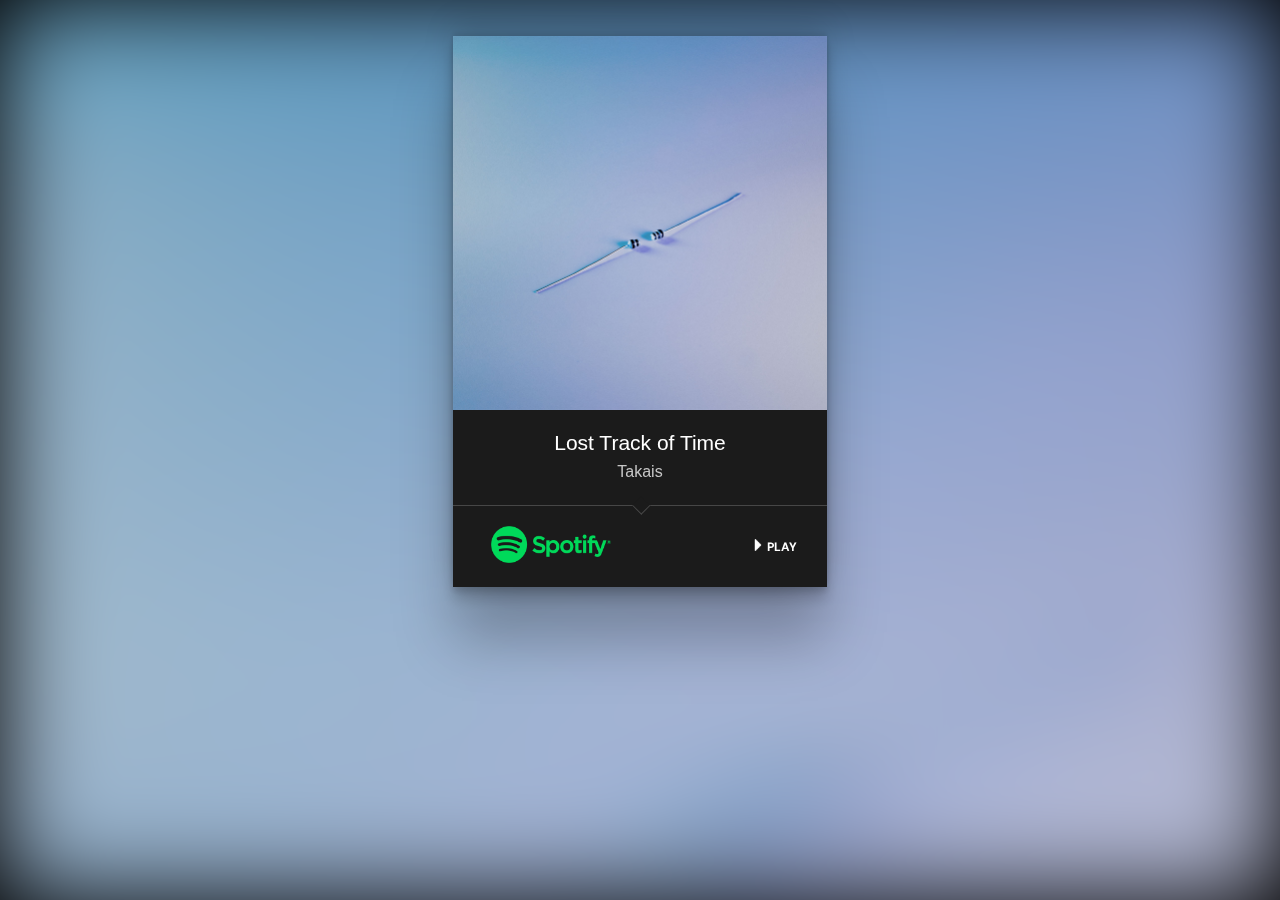
<file: takais-losttrackoftime.html>
<!DOCTYPE html>
<html>
    <head>
        <title>Listen to "Lost Track of Time" on Spotify</title>
        <link rel="stylesheet" href="landing.css">
        <link rel="preconnect" href="https://fonts.gstatic.com">
        <link href="https://fonts.googleapis.com/css2?family=DM+Sans:wght@400;500;700&display=swap" rel="stylesheet">
                <link rel="icon" type="image/png" href="img/icon-196x196.png">
        
        <link href="//cdn-images.mailchimp.com/embedcode/horizontal-slim-10_7.css" rel="stylesheet" type="text/css">
        <style type="text/css">
            #mc_embed_signup{background:#000; clear:left; font:14px Helvetica,Arial,sans-serif; color: white; width:100%;}
            /* Add your own Mailchimp form style overrides in your site stylesheet or in this style block.
               We recommend moving this block and the preceding CSS link to the HEAD of your HTML file. */
        </style>

<!-- Facebook Pixel Code -->
<script>
    !function(f,b,e,v,n,t,s)
    {if(f.fbq)return;n=f.fbq=function(){n.callMethod?
    n.callMethod.apply(n,arguments):n.queue.push(arguments)};
    if(!f._fbq)f._fbq=n;n.push=n;n.loaded=!0;n.version='2.0';
    n.queue=[];t=b.createElement(e);t.async=!0;
    t.src=v;s=b.getElementsByTagName(e)[0];
    s.parentNode.insertBefore(t,s)}(window, document,'script',
    'https://connect.facebook.net/en_US/fbevents.js');
    fbq('init', '234155064898751');
    fbq('track', 'PageView');
    </script>
    <noscript><img height="1" width="1" style="display:none"
    src="https://www.facebook.com/tr?id=234155064898751&ev=PageView&noscript=1"
    /></noscript>
    <!-- End Facebook Pixel Code -->    

    <!-- Global site tag (gtag.js) - Google Analytics -->
<script async src="https://www.googletagmanager.com/gtag/js?id=G-JH9L031XLX"></script>
<script>
  window.dataLayer = window.dataLayer || [];
  function gtag(){dataLayer.push(arguments);}
  gtag('js', new Date());

  gtag('config', 'G-JH9L031XLX');
</script>

<meta content="width=device-width, initial-scale=1" name="viewport" />

</head>
    <body>
        <div class="bg-image" style="background-image: url(img/releases/takais-resistance.jpg);"></div>

        <div id="container">
            <div id="landingbox">
                    <img class="boxart"src="img/releases/takais-resistance.jpg"  alt="Takais - Lost Track of Time"></img>
                    <h1>Lost Track of Time</h1>
                    <h2>Takais</h2>
                
                    <div class="btn-wrapper">
                    <a href="https://open.spotify.com/track/1te8tYbJjK1xSFp9rQy302?si=75d66d70fc7b4fb9" class="btn-stream">
                        <div class="triangle"></div>
                        <div class="btn-stream">
                            <div class="btn-img"><img src="img/spotify_green_logo.png" alt="Listen on Spotify"></div>
                            <div class="btn-text"><img src="img/icon_triangle.png" width="12px"></img> Play</div>
                        </div>
                    </a>
                    </div>

                    <!--                    <a target="_blank" href="https://music.apple.com/lt/artist/avis-rara/1402177222"><img src="img/itunes_logo.png" class="imglink" alt="Listen on Apple Music"></img></a>
-->         </div>
        </div>

    </body>
</html>
</file>
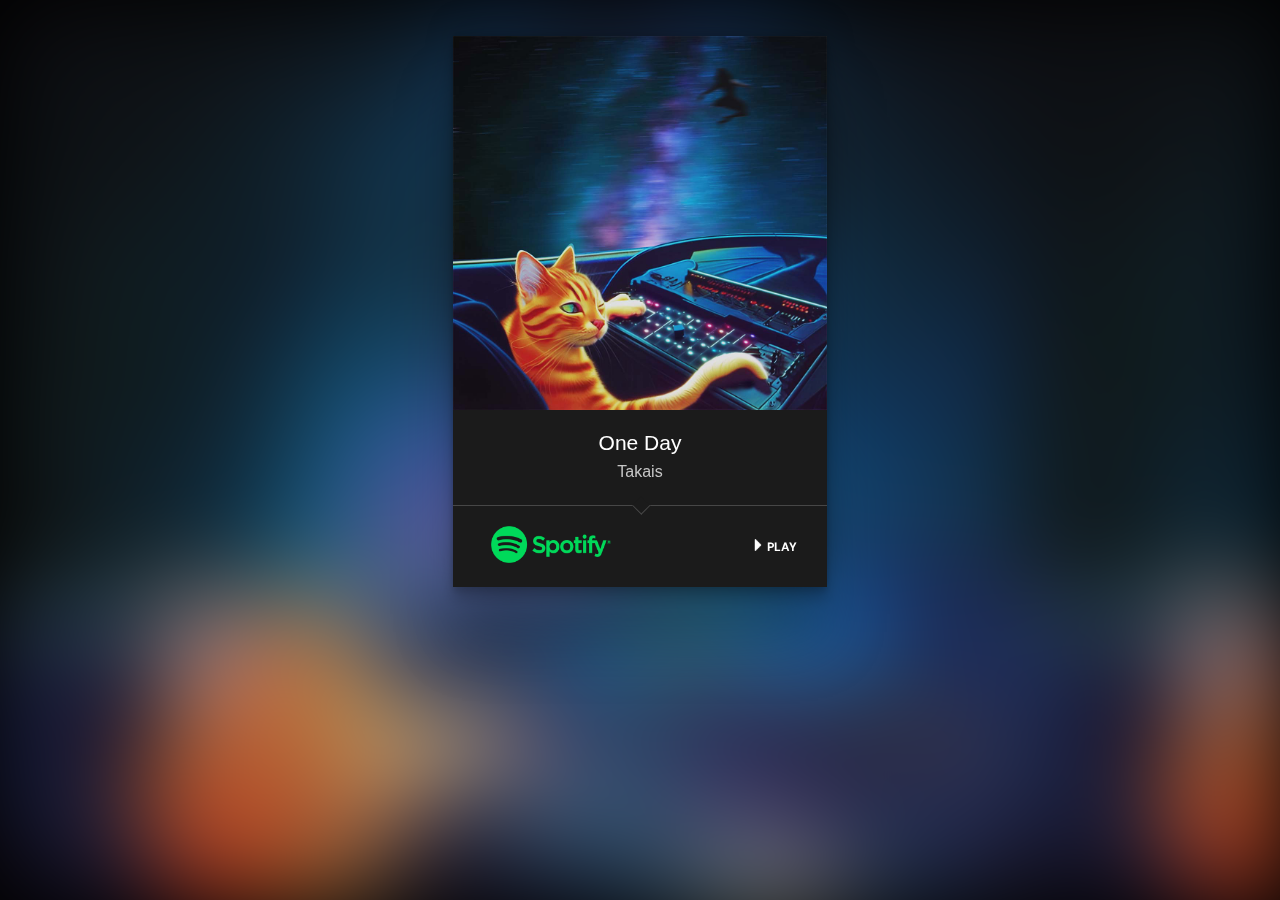
<file: takais-one-day.html>
<!DOCTYPE html>
<html>
    <head>
        <title>Listen to "One Day" on Spotify</title>
        <link rel="stylesheet" href="landing.css">
        <link rel="preconnect" href="https://fonts.gstatic.com">
        <link href="https://fonts.googleapis.com/css2?family=DM+Sans:wght@400;500;700&display=swap" rel="stylesheet">
                <link rel="icon" type="image/png" href="img/icon-196x196.png">
        
        <style type="text/css">
            #mc_embed_signup{background:#000; clear:left; font:14px Helvetica,Arial,sans-serif; color: white; width:100%;}
            /* Add your own Mailchimp form style overrides in your site stylesheet or in this style block.
               We recommend moving this block and the preceding CSS link to the HEAD of your HTML file. */
        </style>

<!-- Facebook Pixel Code -->
<script>
    !function(f,b,e,v,n,t,s)
    {if(f.fbq)return;n=f.fbq=function(){n.callMethod?
    n.callMethod.apply(n,arguments):n.queue.push(arguments)};
    if(!f._fbq)f._fbq=n;n.push=n;n.loaded=!0;n.version='2.0';
    n.queue=[];t=b.createElement(e);t.async=!0;
    t.src=v;s=b.getElementsByTagName(e)[0];
    s.parentNode.insertBefore(t,s)}(window, document,'script',
    'https://connect.facebook.net/en_US/fbevents.js');
    fbq('init', '234155064898751');
    fbq('track', 'PageView');
    </script>
    <noscript><img height="1" width="1" style="display:none"
    src="https://www.facebook.com/tr?id=234155064898751&ev=PageView&noscript=1"
    /></noscript>
    <!-- End Facebook Pixel Code -->    

    <!-- Global site tag (gtag.js) - Google Analytics -->
<script async src="https://www.googletagmanager.com/gtag/js?id=G-JH9L031XLX"></script>
<script>
  window.dataLayer = window.dataLayer || [];
  function gtag(){dataLayer.push(arguments);}
  gtag('js', new Date());

  gtag('config', 'G-JH9L031XLX');
</script>

<meta content="width=device-width, initial-scale=1" name="viewport" />

</head>
    <body>
        <div class="bg-image" style="background-image: url(img/releases/takais-10-minute-drive.jpg);"></div>

        <div id="container">
            <div id="landingbox">
		<a href="https://open.spotify.com/track/1wTBaMoYAaGWPHEgg8yMBd?si=dd5aa112c6644ea9">
                    <img class="boxart" src="img/releases/takais-10-minute-drive.jpg"  alt="Takais - One Day"></img>
                    <h1>One Day</h1>
                    <h2>Takais</h2>
                </a>
                    <div class="btn-wrapper">
                    <a href="https://open.spotify.com/track/1wTBaMoYAaGWPHEgg8yMBd?si=dd5aa112c6644ea9" class="btn-stream">
                        <div class="triangle"></div>
                        <div class="btn-stream">
                            <div class="btn-img"><img src="img/spotify_green_logo.png" alt="Listen on Spotify"></div>
                            <div class="btn-text"><img src="img/icon_triangle.png" width="12px"></img> Play</div>
                        </div>
                    </a>
                    </div>

                    <!--                    <a target="_blank" href="https://music.apple.com/lt/artist/avis-rara/1402177222"><img src="img/itunes_logo.png" class="imglink" alt="Listen on Apple Music"></img></a>
-->         </div>
        </div>

    </body>
</html>
</file>
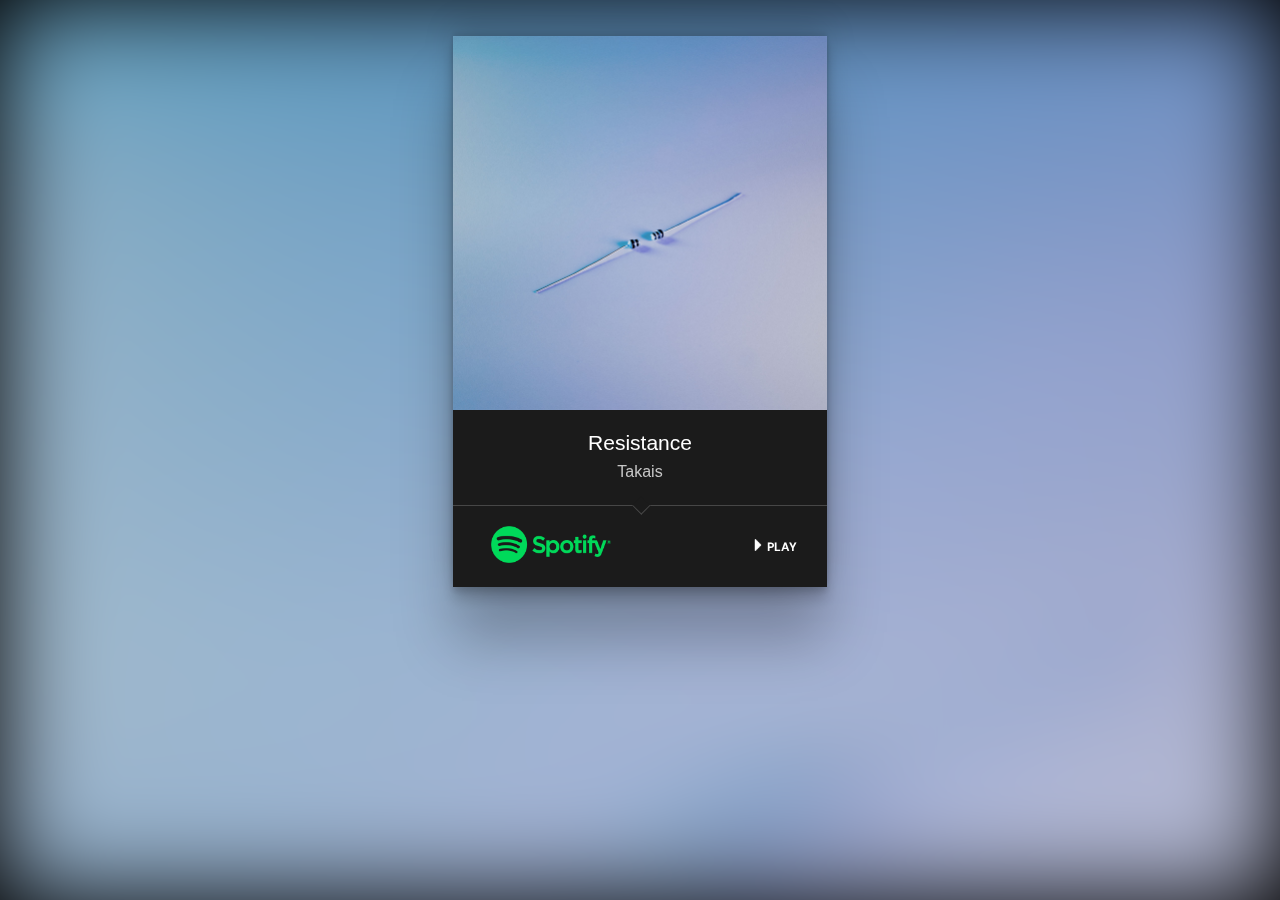
<file: takais-resistance.html>
<!DOCTYPE html>
<html>
    <head>
        <title>Listen to "Resistance" on Spotify</title>
        <link rel="stylesheet" href="landing.css">
        <link rel="preconnect" href="https://fonts.gstatic.com">
        <link href="https://fonts.googleapis.com/css2?family=DM+Sans:wght@400;500;700&display=swap" rel="stylesheet">
                <link rel="icon" type="image/png" href="img/icon-196x196.png">
        
        <link href="//cdn-images.mailchimp.com/embedcode/horizontal-slim-10_7.css" rel="stylesheet" type="text/css">
        <style type="text/css">
            #mc_embed_signup{background:#000; clear:left; font:14px Helvetica,Arial,sans-serif; color: white; width:100%;}
            /* Add your own Mailchimp form style overrides in your site stylesheet or in this style block.
               We recommend moving this block and the preceding CSS link to the HEAD of your HTML file. */
        </style>

<!-- Facebook Pixel Code -->
<script>
    !function(f,b,e,v,n,t,s)
    {if(f.fbq)return;n=f.fbq=function(){n.callMethod?
    n.callMethod.apply(n,arguments):n.queue.push(arguments)};
    if(!f._fbq)f._fbq=n;n.push=n;n.loaded=!0;n.version='2.0';
    n.queue=[];t=b.createElement(e);t.async=!0;
    t.src=v;s=b.getElementsByTagName(e)[0];
    s.parentNode.insertBefore(t,s)}(window, document,'script',
    'https://connect.facebook.net/en_US/fbevents.js');
    fbq('init', '234155064898751');
    fbq('track', 'PageView');
    </script>
    <noscript><img height="1" width="1" style="display:none"
    src="https://www.facebook.com/tr?id=234155064898751&ev=PageView&noscript=1"
    /></noscript>
    <!-- End Facebook Pixel Code -->    

    <!-- Global site tag (gtag.js) - Google Analytics -->
<script async src="https://www.googletagmanager.com/gtag/js?id=G-JH9L031XLX"></script>
<script>
  window.dataLayer = window.dataLayer || [];
  function gtag(){dataLayer.push(arguments);}
  gtag('js', new Date());

  gtag('config', 'G-JH9L031XLX');
</script>

<meta content="width=device-width, initial-scale=1" name="viewport" />

</head>
    <body>
        <div class="bg-image" style="background-image: url(img/releases/takais-resistance.jpg);"></div>

        <div id="container">
            <div id="landingbox">
                    <img class="boxart"src="img/releases/takais-resistance.jpg"  alt="Takais - Resistance"></img>
                    <h1>Resistance</h1>
                    <h2>Takais</h2>
                
                    <div class="btn-wrapper">
                    <a href="https://open.spotify.com/track/5hZM2uH0oIP7D02tVJxwyF?si=085d5c76342541b6" class="btn-stream">
                        <div class="triangle"></div>
                        <div class="btn-stream">
                            <div class="btn-img"><img src="img/spotify_green_logo.png" alt="Listen on Spotify"></div>
                            <div class="btn-text"><img src="img/icon_triangle.png" width="12px"></img> Play</div>
                        </div>
                    </a>
                    </div>

                    <!--                    <a target="_blank" href="https://music.apple.com/lt/artist/avis-rara/1402177222"><img src="img/itunes_logo.png" class="imglink" alt="Listen on Apple Music"></img></a>
-->         </div>
        </div>

    </body>
</html>
</file>
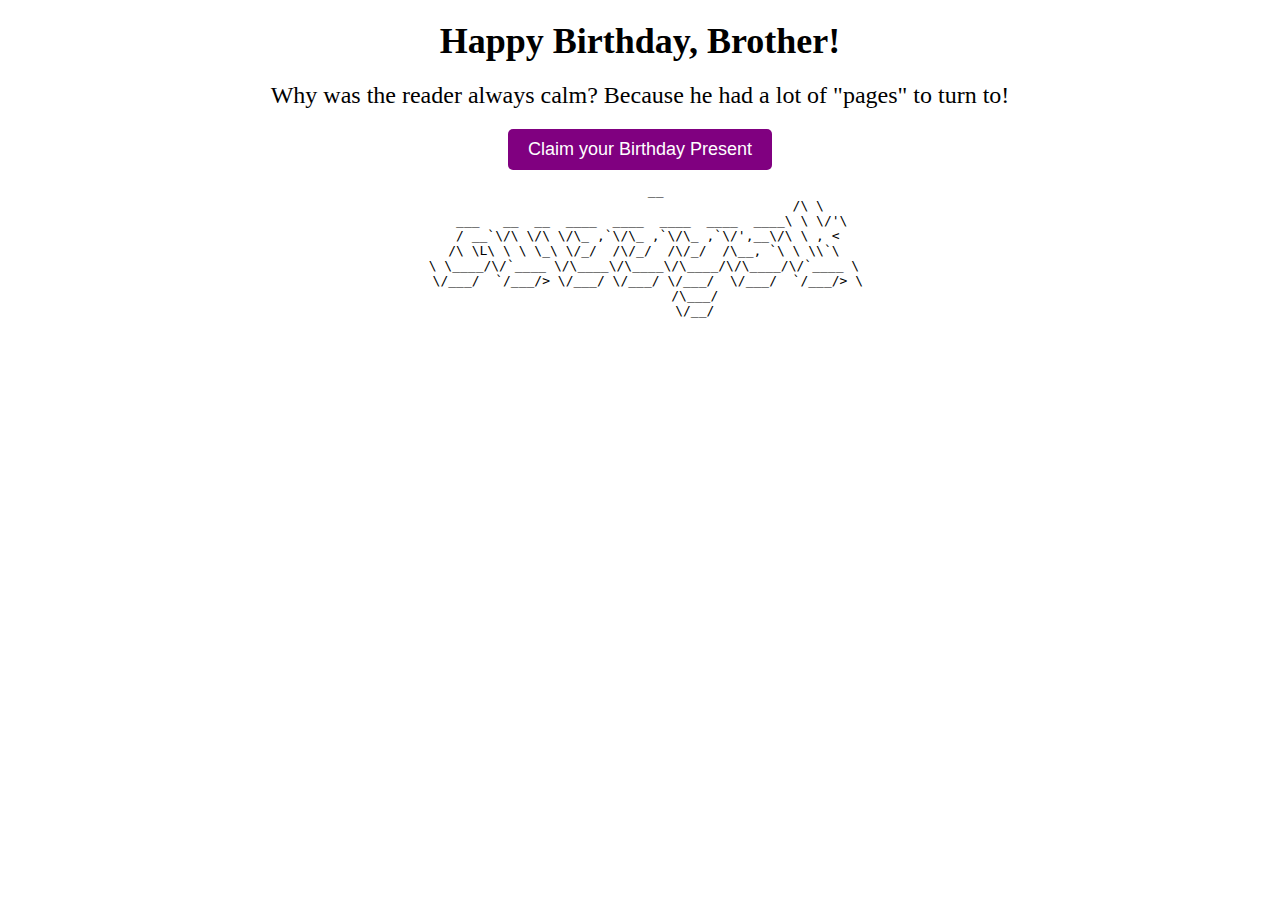
<file: andriaus-gimtadienis/nextpage.html>
<html>
<head>
  <style>
    body {
      text-align: center;
    }
    h1 {
      font-size: 36px;
      font-weight: bold;
      margin: 20px 0;
    }
    p {
      font-size: 24px;
      margin: 20px 0;
    }
    button {
      background-color: purple;
      color: white;
      font-size: 18px;
      padding: 10px 20px;
      border: none;
      border-radius: 5px;
      cursor: pointer;
    }
    button:hover {
      background-color: pink;
    }
  </style>
</head>
<body>
  <h1>Happy Birthday, Brother!</h1>
  <p>Why was the reader always calm? Because he had a lot of "pages" to turn to!</p>
  <button onclick="window.location.href='https://drive.google.com/file/d/1qgY6VsMCUXnnxhS0Ws8Q7iS0Uwqv6pXi/view?usp=share_link';">Claim your Birthday Present</button>
  <pre>
    __
                                           /\ \
   ___   __  __  ____  ____  ____  ____  ____\ \ \/'\
  / __`\/\ \/\ \/\_ ,`\/\_ ,`\/\_ ,`\/',__\/\ \ , <
 /\ \L\ \ \ \_\ \/_/  /\/_/  /\/_/  /\__, `\ \ \\`\
 \ \____/\/`____ \/\____\/\____\/\____/\/\____/\/`____ \
  \/___/  `/___/> \/___/ \/___/ \/___/  \/___/  `/___/> \
              /\___/
              \/__/
  </pre>
</body>
</html>
</file>
<file: style.css>
body {
    background-color: #000;
    font-family: Helvetica, Arial, sans-serif;
    height:100%;
    margin: 0;
  }

html {
    height:100%;
    margin: 0;
  }

a {
    text-decoration: none;
    color: rgb(255, 255, 255);
}

a:hover {
    color: #E52F66;

}

h1, h2, h3 {
    color: rgb(27, 27, 27);
    font-family: 'Poppins', sans-serif;
    padding: 15px 5px 15px 5px;
    margin: auto;
}

#artistbox {
    background: rgb(255, 255, 255);
    margin: 0 auto;
    display: grid;
    border-style: solid;
    border-width: 1px;
    border-color: #d1d1d1; 
  }
#artistbox img {
    max-width: 100%;
}

#artistbox a {
    text-align: center;
    background: rgb(24, 24, 24);
    border-top: 1px solid;
    border-color: #969696; 
    
}

#artistbox a:hover {
    background: #E52F66;
}

#artists {
    max-width: 1200px;
    margin: 0 auto;
    display: grid;
    grid-gap: 1rem;
    grid-template-columns: repeat(3, 1fr);
    
}

#artistbox img {
    width: 100%;    
}

#artists img.imglink {
    width: 25%;
    padding: 10px;
}

#artists p {
    text-align: center;
    font-size: medium;
    color: white;
}

#container {
 /*   background: rgb(106,0,110);
    background: radial-gradient(circle, rgba(106,0,110,1) 0%, rgba(0,16,97,1) 100%);
 */
    /*background-image: url('img/bg.png');*/
    background: rgb(247,247,247);
    background: radial-gradient(circle, rgba(247,247,247,1) 0%, rgba(226,226,226,1) 100%);    background-position: center center;
    width:100%;
    margin-left: auto;
    margin-right: auto;

}

#contentbox{
    margin-left: auto;
    margin-right: auto;
    white-space: nowrap;

    width: 100%;
    text-align: center;
}

#contentboxnodding {
    margin-left: auto;
    margin-right: auto;
    white-space: nowrap;

    width: 100%;
    text-align: center;
    max-width: 800px;

}
#header {
    background-color: #000000;

    color:teal;
    text-align: center;
    padding: 10px;
}

#header img {
    width: 600px;
}

#content {
    padding: 16px; 
}

#nav {
}

#nav ul {
    list-style-type: none;
    text-align: center;
    padding: 0;
}

#nav li {
    display:inline;
    padding-right: 20px;
}

#main {
    width: 100%;
    float: left;
    text-align: center;
    color: rgb(26, 26, 26);
    white-space: normal;   
}

#footer {
    clear: both;
    position: relative;
    height: 150px;
    margin-top: -150px;
    padding: 20px;
    background-color: #000;
    color: white;
    text-align: center;
    line-height: 18px;
    font-size: 14px;
}

#mc_embed_signup {
    display: block;
    
}
#mc_embed_signup input.button {
  -webkit-appearance: none;
  background-color: #E52F66;
  border: none;
  color: white;
  text-decoration: none;
  cursor: pointer;
}

#mc_embed_signup input.button:hover {
    background-color: #ed4a7c;
}

#nav .selected {
    font-weight: bold;
    color: #E52F66;

}
p {
    text-align: center;
    font-size: medium;
    color: white;
}

p .emphasized {
    font-weight: bold;
    color: #E52F66;    
}


@media screen and (max-width: 768px) {
    #contentbox {
        width:100%;
    }
    #header img {
        width: 100%;
    }
    #artists {
        grid-template-columns: repeat(2, 1fr);
    }
    #artists img.imglink {
        width: 35%;
    }    
}
</file>
<file: landing.css>
body {
    font-family: 'DM Sans', Helvetica, Arial, sans-serif;
    /* Calibre,-apple-system,BlinkMacSystemFont,Segoe UI,Helvetica,Arial,sans-serif */
    height:100%;
    margin: 0;
  }

html {
    height:100%;
    margin: 0;
    background-color: black;

  }

h1, h2 {
    font-family: 'Varela Round', sans-serif;
}
h1 {
    color: #fff;
    font-size: 21px;
    font-weight: 400;
    margin: 1rem 0 .5rem;

}

h2 {
    color: #c6c6c6;
    font-size: 16px;
    margin-top: 0;
    margin-bottom: 1.5em;
    font-weight: 500;
}

#landingbox {
    margin: auto;
    margin-top: 20px;
    text-align:center;
    background-color: #1b1b1b;
    color: white;
    font-weight: bold;
    display: block;
    z-index: 2;
    width: 20%;
    padding: 0px;
    text-align: center;

    box-shadow: rgba(0, 0, 0, 0.25) 0px 54px 55px, rgba(0, 0, 0, 0.12) 0px -12px 30px, rgba(0, 0, 0, 0.12) 0px 4px 6px, rgba(0, 0, 0, 0.17) 0px 12px 13px, rgba(0, 0, 0, 0.09) 0px -3px 5px;

}

.boxart {
    /* width: 100px; */
    width: 100%;
    /* float:right; */
    height:auto;

}

#container {
        /* Full height */
        padding: 16px;
    
    
}  


  
.bg-image {
    /* The image used */

    -webkit-filter: blur(50px);
    -moz-filter: blur(50px);
    -o-filter: blur(50px);
    -ms-filter: blur(50px);
    filter: blur(50px);

    /* Set rules to fill background */
    min-height: 100%;
    min-width: 1024px;
        
    /* Set up proportionate scaling */
    width: 100%;
    height: auto;
        
    /* Set up positioning */
    position: fixed;
    top: 0;
    left: 0;

    z-index: -1;
    }
  
a {
    font-size: .9em;
    color: white;
    text-decoration: none;
    flex-grow: 1;
    text-align: center;
    padding-top: 20px;
    padding-bottom: 20px;

}
.btn-stream:hover {
    background-color: #252525;

}

.triangle {
    background-color: #1b1b1b;
    border: 2px solid #474747;
    border-width: 1px 1px 0 0;
    transform: rotate(-225deg);
    position: relative;
    left: 50%;
    margin-left: -5px;
    top: 0px;
    margin-top: -27px;
    width: 12px;
    height: 12px;
  }
  

.btn-stream {

    display: -webkit-box;   
    display: -moz-box;  
    display: -ms-flexbox; 
    display: -webkit-flex; 
    display: flex;
    /* -webkit-flex-direction: row;
    -moz-flex-direction: row;
    flex-direction: row; */
    justify-content: space-between;
    flex-wrap: nowrap;
    width:100%;
    transition: 0.3s;

}

.play-spotify {
}

.play-youtube {

}

.btn-wrapper {
    border-top: 1px solid #474747;
}

.glow {
    border: 1px solid rgb(0, 204, 44);
    box-shadow: 0 0 30px rgb(0, 204, 44);
}

.btn-img img{
    width:120px;
    height: auto;
    margin-left: 30px;
 }

 .btn-text {
   text-transform:uppercase;
   font-size:12px;
   margin: auto;
   margin-right: 30px;

 }


@media only screen and (max-width: 1800px) { /* Specific to this particular image */
    #landingbox {
        width: 25%;
    }
}

@media only screen and (max-width: 1500px) {
    #landingbox {
        width: 30%;
    }
}

@media only screen and (max-width: 1200px) {
    #landingbox {
        width: 40%;
    }
}

@media only screen and (max-width: 900px) {
    #landingbox {
        width: 50%;
    }
}

@media only screen and (max-width: 700px) {
    #landingbox {
        width: 95%;
    }
}

::selection {
    color: rgb(189, 189, 189);
    background: rgb(255, 255, 255);
}
</file>
